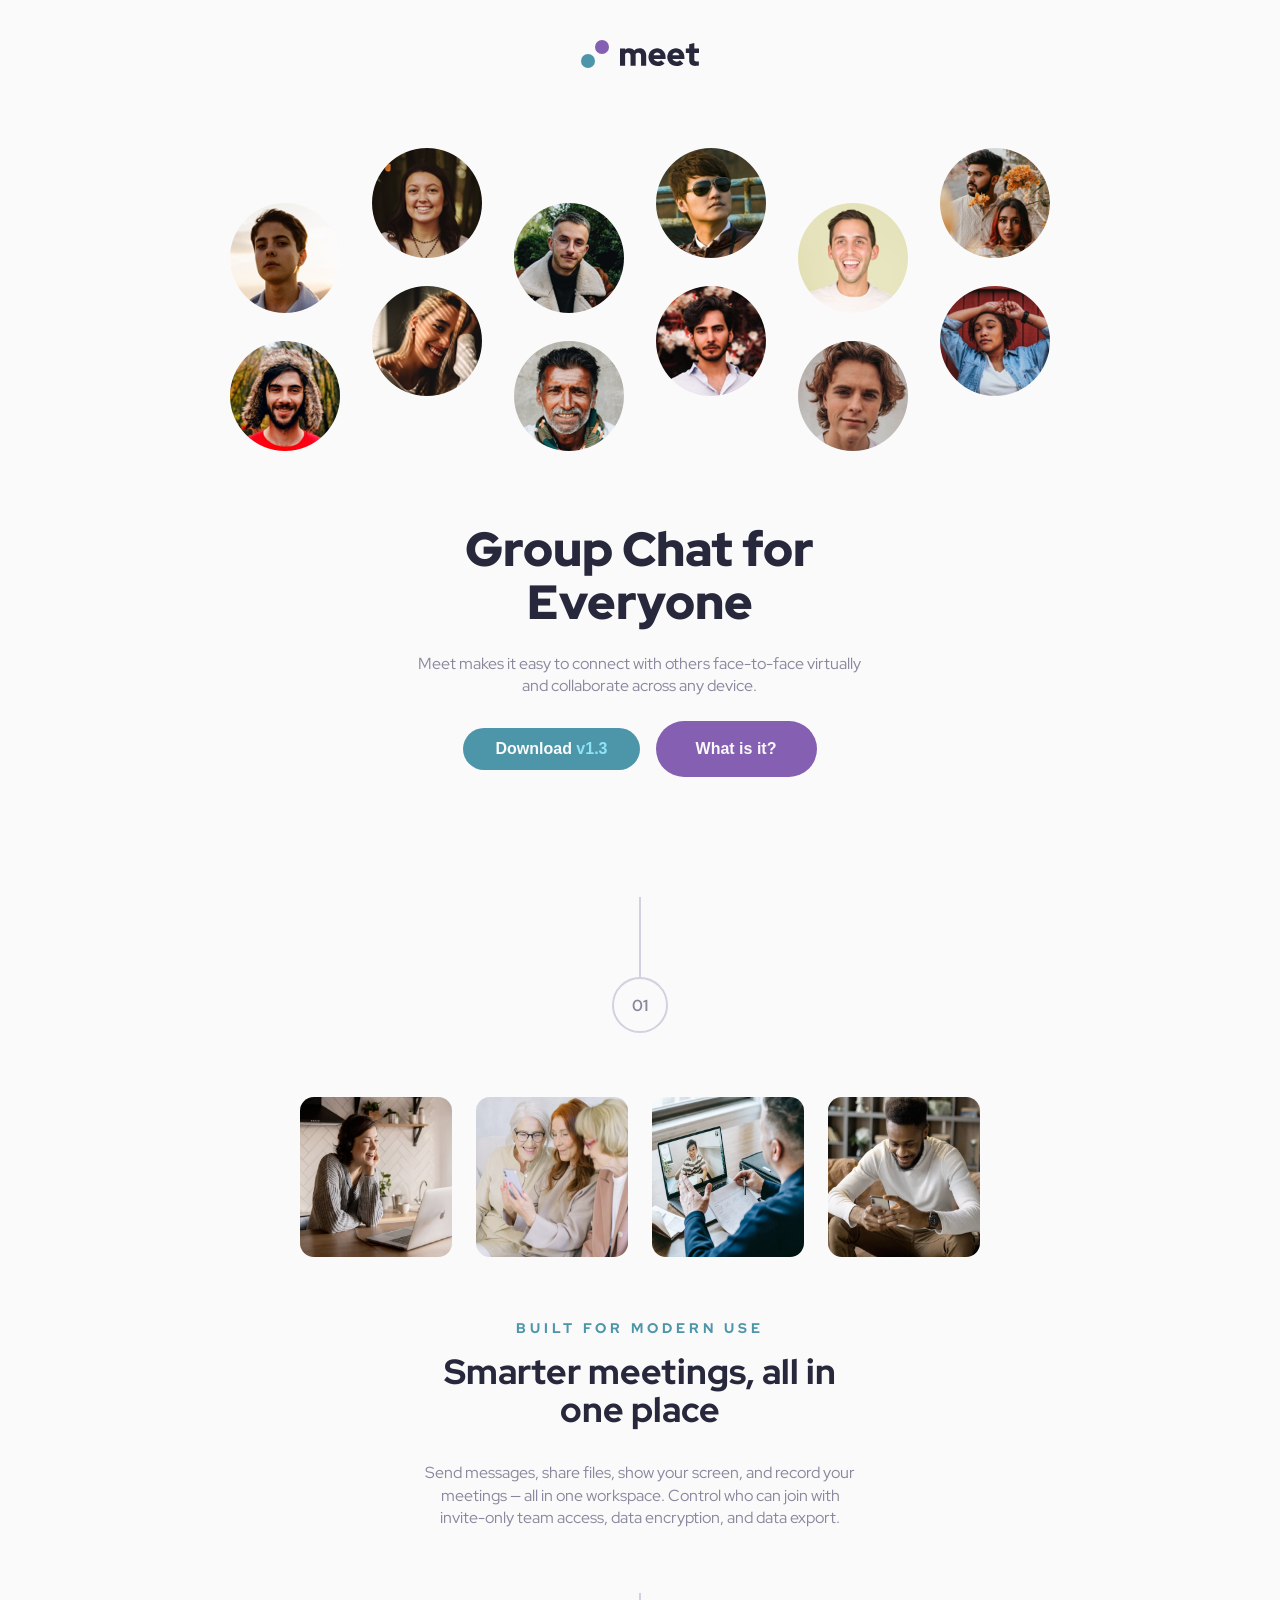
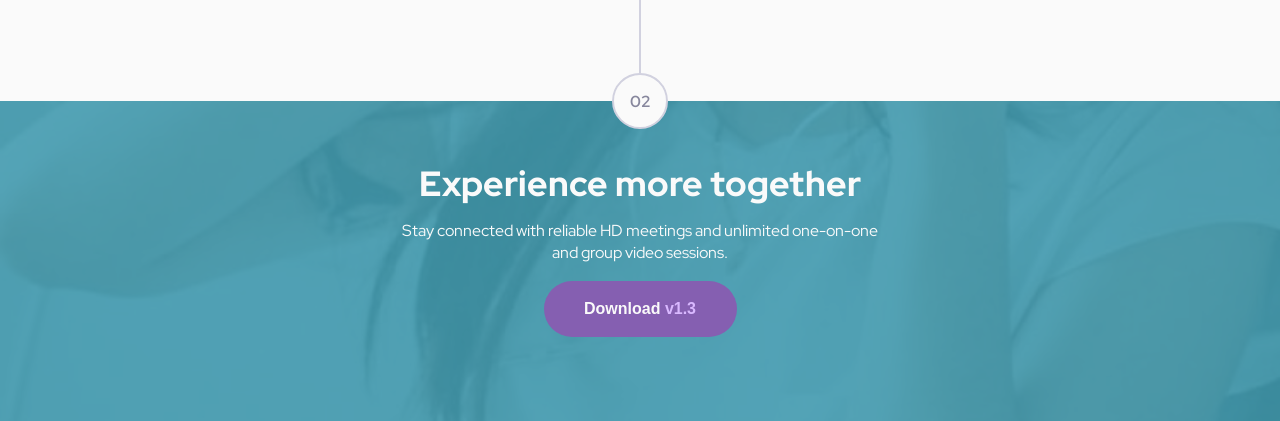
<file: index.html>
<!doctype html>
<html lang="en">
  <head>
    <meta charset="UTF-8" />
    <meta name="viewport" content="width=device-width, initial-scale=1.0" />

    <link
      rel="icon"
      type="image/png"
      sizes="32x32"
      href="./assets/favicon-32x32.png"
    />
    <link rel="stylesheet" href="style.css" />

    <title>Frontend Mentor | Meet landing page</title>
  </head>
  <body>
    <main>
      <header>
        <img class="logo" src="assets/logo.svg" alt="Logo" />
      </header>
      <section class="hero">
        <section class="combined">
          <div class="img-text-combined">
            <picture class="combined-image">
              <source
                media="(min-width: 1440px)"
                srcset="./assets/desktop/image-hero-left.png"
                type="image/png"
              />
              <img
                class="combined-image"
                src="assets/tablet/image-hero.png"
                alt="Meet image"
              />
            </picture>
            <div class="text-hero">
              <h1>Group Chat for Everyone</h1>
              <p>
                Meet makes it easy to connect with others face-to-face virtually
                and collaborate across any device.
              </p>
              <div class="button-hero">
                <button type="button" class="btn-one">
                  Download <span class="version">v1.3</span>
                </button>
                <button type="button" class="btn-two">What is it?</button>
              </div>
            </div>
            <picture class="combined-image-right">
              <source
                media="(min-width: 1440px)"
                srcset="./assets/desktop/image-hero-right.png"
              />
              <img
                src="./assets/desktop/image-hero-right.png"
                alt="Meet image"
              />
            </picture>
          </div>
        </section>
      </section>
      <section class="main-content">
        <section class="content">
          <div class="step">
            <div class="line"></div>
            <div class="circle">01</div>
          </div>
          <div class="collage">
            <img
              class="img-one"
              src="assets/desktop/image-woman-in-videocall.jpg"
              alt=""
            />
            <img
              class="img-two"
              src="assets/desktop/image-women-videochatting.jpg"
              alt=""
            />
            <img
              class="img-three"
              src="assets/desktop/image-men-in-meeting.jpg"
              alt=""
            />
            <img
              class="img-four"
              src="assets/desktop/image-man-texting.jpg"
              alt=""
            />
          </div>
          <div class="text-content">
            <span class="text">BUILT FOR MODERN USE</span>
            <h2>Smarter meetings, all in one place</h2>
            <p>
              Send messages, share files, show your screen, and record your
              meetings — all in one workspace. Control who can join with
              invite-only team access, data encryption, and data export.
            </p>
          </div>
        </section>
      </section>
    </main>
    <footer>
      <div class="step">
        <div class="line"></div>
        <div class="circle">02</div>
      </div>
      <div class="footer">
        <div class="overlay"></div>
        <div class="content-footer">
          <h2>Experience more together</h2>
          <p>
            Stay connected with reliable HD meetings and unlimited one-on-one
            and group video sessions.
          </p>
          <button type="button" class="btn-footer">
            Download <span class="version-footer">v1.3</span>
          </button>
        </div>
      </div>
    </footer>
  </body>
</html>
</file>
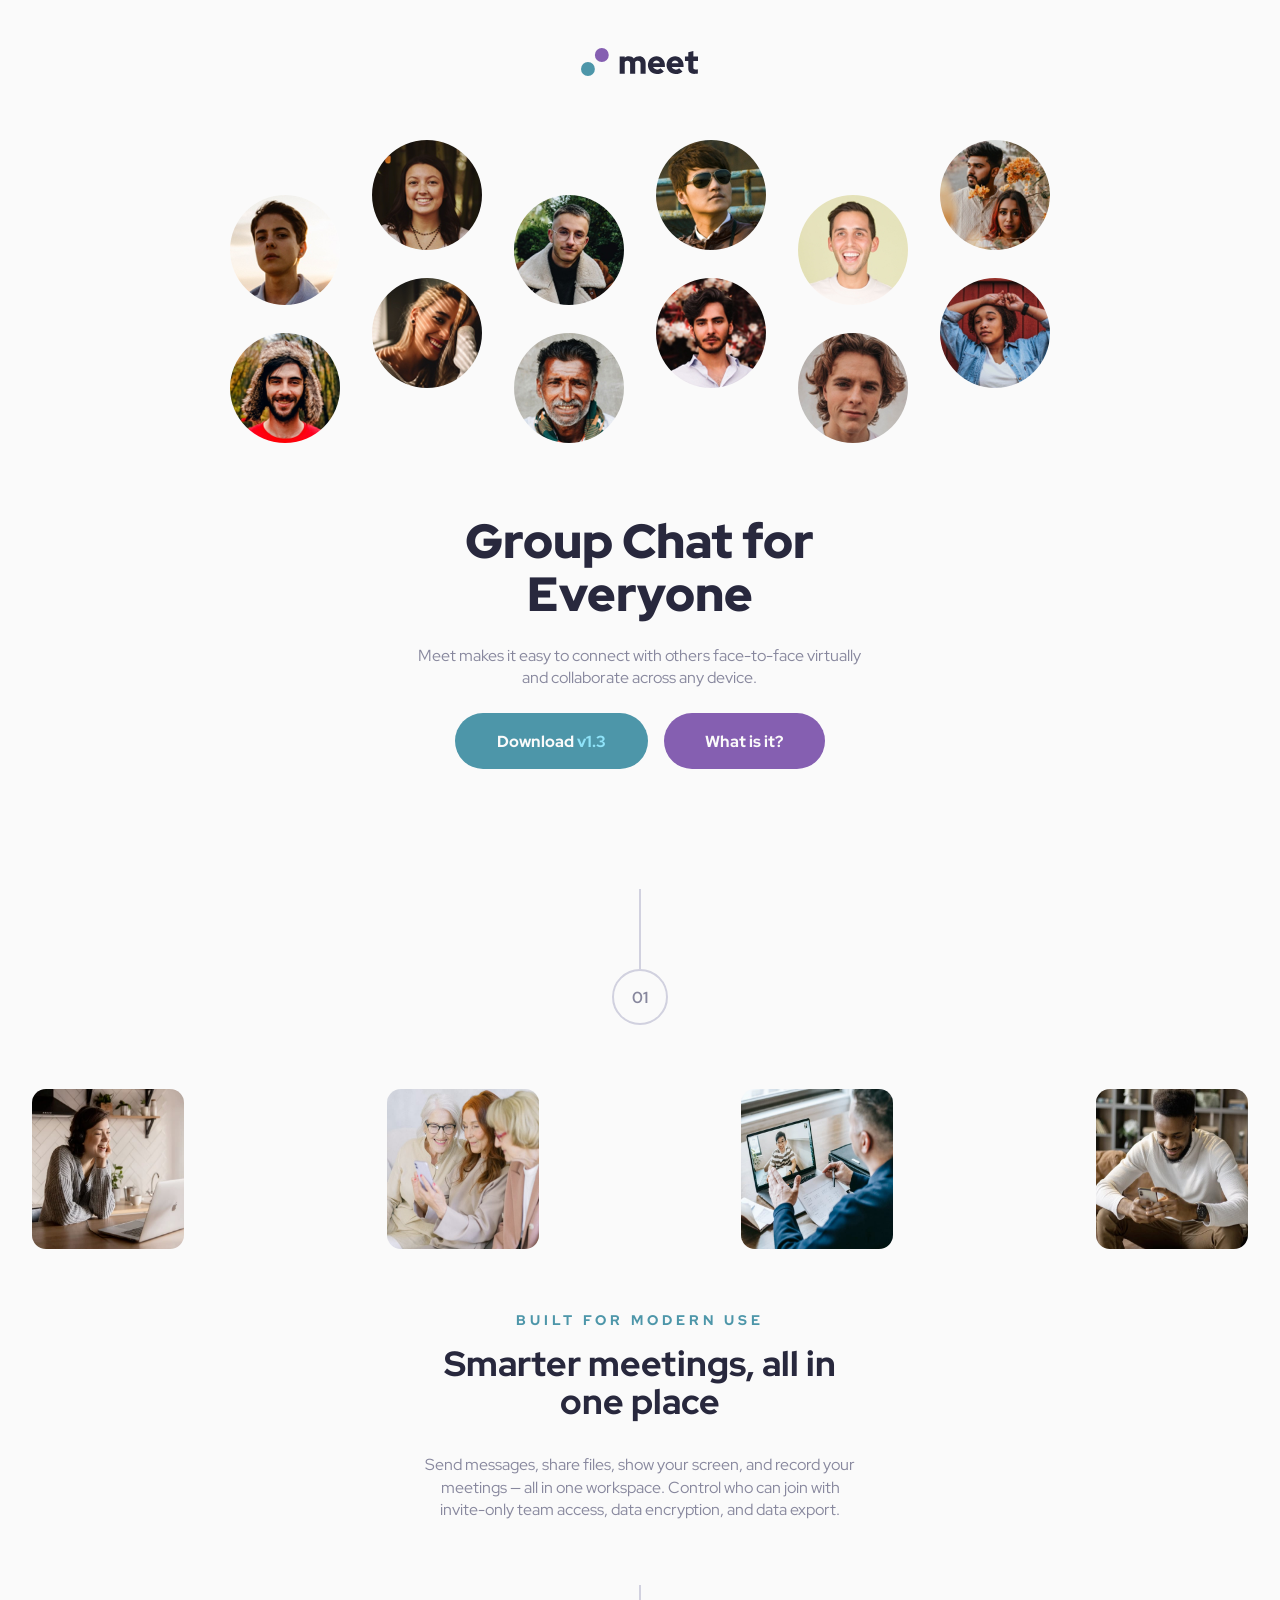
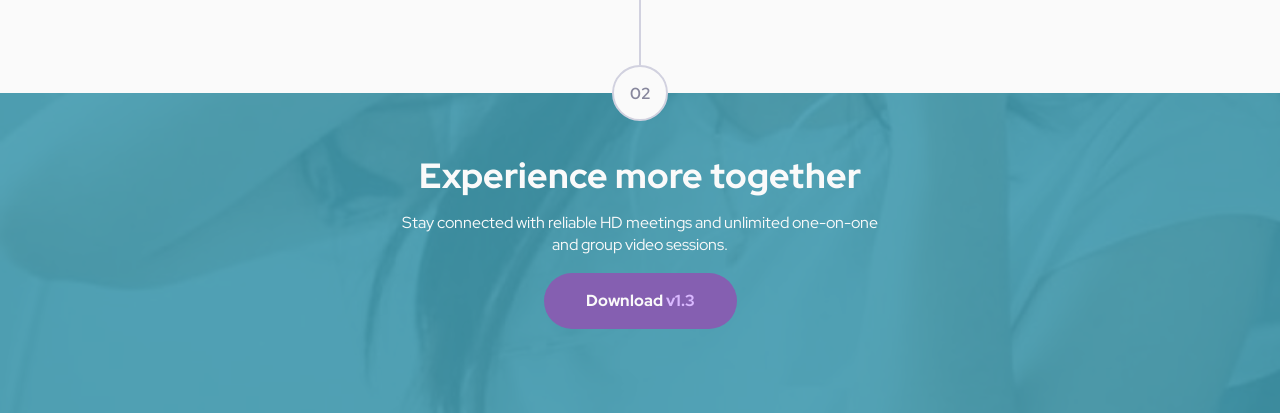
<file: starter-code/index.html>
<!doctype html>
<html lang="en">
  <head>
    <meta charset="UTF-8" />
    <meta name="viewport" content="width=device-width, initial-scale=1.0" />

    <link
      rel="icon"
      type="image/png"
      sizes="32x32"
      href="./assets/favicon-32x32.png"
    />
    <link rel="stylesheet" href="style.css" />

    <title>Frontend Mentor | Meet landing page</title>
  </head>
  <body>
    <main>
      <header>
        <img class="logo" src="assets/logo.svg" alt="Logo" />
      </header>
      <section class="hero">
        <article class="combined">
          <div class="img-text-combined">
            <picture class="combined-image">
              <source
                media="(min-width: 1440px)"
                srcset="./assets/desktop/image-hero-left.png"
                type="image/png"
              />
              <img
                class="combined-image"
                src="assets/tablet/image-hero.png"
                alt="Meet image"
              />
            </picture>
            <div class="text-hero">
              <h1>Group Chat for Everyone</h1>
              <p>
                Meet makes it easy to connect with others face-to-face virtually
                and collaborate across any device.
              </p>
              <div class="button-hero">
                <button class="btn-one">
                  Download <span class="version">v1.3</span>
                </button>
                <button class="btn-two">What is it?</button>
              </div>
            </div>
            <picture class="combined-image-right">
              <source
                media="(min-width: 1440px)"
                srcset="./assets/desktop/image-hero-right.png"
              />
              <img
                src="./assets/desktop/image-hero-right.png"
                alt="Meet image"
              />
            </picture>
          </div>
        </article>
      </section>
      <section class="main-content">
        <article class="content">
          <div class="step">
            <div class="line"></div>
            <div class="circle">01</div>
          </div>
          <div class="collage">
            <img
              class="img-one"
              src="assets/desktop/image-woman-in-videocall.jpg"
              alt=""
            />
            <img
              class="img-two"
              src="assets/desktop/image-women-videochatting.jpg"
              alt=""
            />
            <img
              class="img-three"
              src="assets/desktop/image-men-in-meeting.jpg"
              alt=""
            />
            <img
              class="img-four"
              src="assets/desktop/image-man-texting.jpg"
              alt=""
            />
          </div>
          <div class="text-content">
            <span class="text">BUILT FOR MODERN USE</span>
            <h2>Smarter meetings, all in one place</h2>
            <p>
              Send messages, share files, show your screen, and record your
              meetings — all in one workspace. Control who can join with
              invite-only team access, data encryption, and data export.
            </p>
          </div>
        </article>
      </section>
    </main>
    <footer>
      <div class="step">
        <div class="line"></div>
        <div class="circle">02</div>
      </div>
      <section class="footer">
        <div class="overlay"></div>
        <div class="content-footer">
          <h2>Experience more together</h2>
          <p>
            Stay connected with reliable HD meetings and unlimited one-on-one
            and group video sessions.
          </p>
          <button class="btn-footer">
            Download <span class="version-footer">v1.3</span>
          </button>
        </div>
      </section>
    </footer>
  </body>
</html>
</file>
<file: style.css>
@import url("https://fonts.googleapis.com/css2?family=Red+Hat+Display:ital,wght@0,300..900;1,300..900&display=swap");

:root {
  /* colors */
  --Cyan-600: #4d96a9;
  --Cyan-300: #8fe3f9;
  --Purple-600: #855fb1;
  --Purple-300: #d9b8ff;
  --Slate-900: #28283d;
  --Slate-600: #87879d;
  --Slate-300: #d1d1df;
  --White: #fafafa;
}

* {
  margin: 0;
  padding: 0;
  box-sizing: border-box;
}

body {
  background-color: var(--White);
  overflow-x: hidden;
  font-family: "Red Hat Display", sans-serif;
}

header {
  display: flex;
  justify-content: center;
  align-items: center;
  padding: 1rem 0; /* Use padding for vertical spacing, adapts to content */
  width: 100%;
  /* height removed to allow content-driven height */
}

img.logo {
  display: block; /* Removes inline spacing issues */
  max-width: 100%; /* Scales image responsively */
  height: auto;    /* Maintains aspect ratio */
  margin-top: 1.5rem; /* Smaller, relative margin for better flow */
}

section.hero {
  overflow-x: hidden;
}

section.combined {
  margin: 4rem 2rem 2rem 2rem;
}

picture.combined-image {
  display: flex;
  justify-content: center;
  align-items: center;
  height: 10rem;
}

picture.combined-image-right {
  display: none;
}

img.combined-image {
  height: 100%;
}

div.text-hero {
margin-block-start: 3rem;
}

h1 {
  color: var(--Slate-900);
  line-height: 110%;
  letter-spacing: 0;
  text-align: center;
  font-size: 3rem;
  font-weight: 900;
}

p {
  color: var(--Slate-600);
  margin: 1.5rem 0;
  line-height: 1.4rem;
  text-align: center;
  font-size: 1rem;
}

div.button-hero {
  display: flex;
  flex-direction: column;
  justify-content: center;
  align-items: center;
  gap: 1rem;
}

.btn-one {
  padding: 0.75rem 2rem;   /* Vertical and horizontal padding for flexible sizing */
  font-size: 1rem;
  font-weight: 800;
  background-color: var(--Cyan-600);
  color: var(--White);
  border-radius: 1.8rem;
  border: none;
  max-width: 100%;         /* Prevents overflow in smaller containers */
  box-sizing: border-box;  /* Includes padding in size calculations */
}

.btn-one .version {
  color: var(--Cyan-300);
}

.btn-two {
  height: 3.5rem;
  width: 10.063rem;
  font-size: 1rem;
  font-weight: 800;
  background-color: var(--Purple-600);
  color: var(--White);
  border-radius: 1.8rem;
  border: none;
  align-items: center;
}

.step {
  position: relative;
  z-index: 2;
  display: flex;
  flex-direction: column;
  align-items: center;
}

.line {
  width: 0.125rem;
  height: 5rem;
  background-color: var(--Slate-300);
}

.circle {
  width: 3.5rem;
  height: 3.5rem;
  border: 0.125rem solid var(--Slate-300);
  background-color: var(--White);
  border-radius: 50%;

  display: flex;
  align-items: center;
  justify-content: center;
  font-size: 1rem;
  font-weight: bold;
  color: var(--Slate-600);
}

section.content {
  margin: 2rem 2rem 4rem 2rem;
}

div.collage {
  margin: 4rem auto;
  max-width: 19.438rem;
  display: grid;
  grid-template-columns: repeat(2, auto);
  grid-template-rows: repeat(2, auto);
  gap: 0.875rem;
  /* No fixed height; container height adapts naturally */
}

/* Example of performant animation on child items */
div.collage > img {
  transition: transform 0.3s ease; /* Animating transform is GPU-accelerated */
}

div.collage > img:hover {
  transform: scale(1.05); /* Smooth, performant hover effect */
}

div.collage > img {
  width: 9.15rem;
  border-radius: 0.875rem;
}

img.img-one {
  grid-area: 1 / 1 / 2 / 2;
}

img.img-two {
  grid-area: 1 / 2 / 2 / 3;
}

img.img-three {
  grid-area: 2 / 1 / 3 / 2;
}

img.img-four {
  grid-area: 2 / 2 / 3 / 3;
}

span.text {
  display: block;
  margin-bottom: 1rem;
  color: var(--Cyan-600);
  line-height: 110%;
  letter-spacing: 0.25rem;
  text-align: center;
  font-size: 0.75rem;
  font-weight: 700;
}

h2 {
  color: var(--Slate-900);
  line-height: 110%;
  text-align: center;
  font-size: 2rem;
  font-weight: 800;
}

div.text-content p {
  margin-bottom: 0;
}

div.footer {
  margin-top: -1.75rem;
  position: relative;
  background-image: url(assets/mobile/image-footer.jpg);
  background-size: cover;
  background-position: center;
  overflow: hidden;
  color: var(--White);
}

div.overlay {
  position: absolute;
  inset: 0;
  background-color: rgba(66, 155, 177, 0.89);
}

div.content-footer {
  margin: 4rem 2rem;
  position: relative;
}

div.content-footer h2 {
  color: var(--White);
}

div.content-footer p {
  margin: 1rem 0;
  color: var(--White);
  line-height: 1.4rem;
}

button.btn-footer {
  display: block;
  margin: 0 auto;
  height: 3.5rem;
  width: 12.063rem;
  font-size: 1rem;
  font-weight: 800;
  background-color: var(--Purple-600);
  color: var(--White);
  border-radius: 1.8rem;
  border: none;
  align-items: center;
}

.btn-footer .version-footer {
  color: var(--Purple-300);
}

@media screen and (min-width: 48rem) {
  section.combined {
    margin: 4rem 2rem;
  }

  picture.combined-image {
    height: 18.938rem;
  }

  div.text-hero {
    margin: 4.5rem auto 0 auto;
    width: 28.019rem;
  }

  h1 {
    padding: 0 3rem;
    font-size: 3rem;
  }

  h2 {
    font-size: 2.2rem;
  }
  div.button-hero {
    flex-direction: row;
  }

  section.content {
    margin-top: 3.5rem;
  }

  div.collage {
    margin: 4rem auto;
    max-width: 42.5rem;
    display: flex;
    height: 10rem;
    justify-content: space-between;
  }

  div.collage img {
    width: 9.5rem;
  }

  div.text-content {
    margin: auto;
    width: 31.5rem;
  }

  span.text {
    font-size: 0.875rem;
    font-weight: 800;
  }

  div.text-content h2 {
    margin: auto;
    width: 27.813rem;
  }

  div.text-content p {
    margin: 2rem auto 0 auto;
    width: 27.813rem;
  }

  div.content-footer {
    margin: 4rem auto;
    width: 31.5rem;
  }

  div.footer {
    height: 20rem;
  }
}

@media screen and (min-width: 90rem) {
  section.combined {
    display: flex;
    margin: 4rem 0;
    justify-content: center;
    align-items: center;
    overflow-x: hidden;
  }

  div.img-text-combined {
    height: 22.5rem;
    display: flex;
  }

  picture.combined-image,
  picture.combined-image-right {
    display: block;
    margin: 0;
    height: 18.983rem;
  }

  picture.combined-image-right {
    align-self: flex-end;
  }

  section.content {
    margin: 4.5rem auto;
    max-width: 70rem;
  }

  div.text-hero {
    margin: 4rem 8rem;
    width: 28.019rem;
    align-self: center;
  }

  div.button-hero {
    flex-direction: row;
  }

  div.collage {
    display: flex;
    max-width: 70rem;
    height: 16rem;
    justify-content: space-between;
  }

  div.collage img {
    width: 16rem;
  }

  div.text-content {
    margin: auto;
    width: 34rem;
  }

  div.text-content h2 {
    margin: auto;
    width: 27.813rem;
  }

  div.content-footer {
    display: flex;
    margin: 7rem auto;
    height: 5.5rem;
    width: 70rem;
    justify-content: space-between;
  }

  div.content-footer h2 {
    width: 18.063rem;
    text-align: left;
  }

  div.content-footer p {
    margin: 0;
    width: 20rem;
    text-align: left;
  }

  button.btn-footer {
    margin: 0;
  }
}
</file>
<file: starter-code/style.css>
@import url("https://fonts.googleapis.com/css2?family=Red+Hat+Display:ital,wght@0,300..900;1,300..900&display=swap");

:root {
  /* colors */
  --Cyan-600: #4d96a9;
  --Cyan-300: #8fe3f9;
  --Purple-600: #855fb1;
  --Purple-300: #d9b8ff;
  --Slate-900: #28283d;
  --Slate-600: #87879d;
  --Slate-300: #d1d1df;
  --White: #fafafa;
}

* {
  margin: 0;
  padding: 0;
  box-sizing: border-box;
}

body {
  background-color: var(--White);
  overflow-x: hidden;
}

header {
  display: flex;
  justify-content: center;
  align-items: center;
  height: 4.75rem;
  width: 100%;
}

img.logo {
  margin-top: 3rem;
  width: 7.375rem;
}

section.hero {
  overflow-x: hidden;
}

article.combined {
  margin: 4rem 2rem 2rem 2rem;
}

picture.combined-image {
  display: flex;
  justify-content: center;
  align-items: center;
  height: 10rem;
}

picture.combined-image-right {
  display: none;
}

img.combined-image {
  height: 100%;
}

div.text-hero {
  margin-top: 3rem;
}

h1 {
  color: var(--Slate-900);
  line-height: 110%;
  letter-spacing: 0;
  text-align: center;
  font-family: "Red Hat Display", sans-serif;
  font-size: 3rem;
  font-weight: 900;
}

p {
  color: var(--Slate-600);
  margin: 1.5rem 0;
  line-height: 1.4rem;
  text-align: center;
  font-family: "Red Hat Display", sans-serif;
  font-size: 1rem;
  text-align: center;
}

div.button-hero {
  display: flex;
  flex-direction: column;
  justify-content: center;
  align-items: center;
  gap: 1rem;
}

.btn-one {
  height: 3.5rem;
  width: 12.063rem;
  font-family: "Red Hat Display", sans-serif;
  font-size: 1rem;
  font-weight: 800;
  background-color: var(--Cyan-600);
  color: var(--White);
  border-radius: 1.8rem;
  border: none;
}

.btn-one .version {
  color: var(--Cyan-300);
}

.btn-two {
  height: 3.5rem;
  width: 10.063rem;
  font-family: "Red Hat Display", sans-serif;
  font-size: 1rem;
  font-weight: 800;
  background-color: var(--Purple-600);
  color: var(--White);
  border-radius: 1.8rem;
  border: none;
  align-items: center;
}

.step {
  position: relative;
  z-index: 2;
  display: flex;
  flex-direction: column;
  align-items: center;
}

.line {
  width: 2px;
  height: 5rem;
  background-color: var(--Slate-300);
}

.circle {
  width: 3.5rem;
  height: 3.5rem;
  border: 2px solid var(--Slate-300);
  background-color: var(--White);
  border-radius: 50%;

  display: flex;
  align-items: center;
  justify-content: center;
  font-family: "Red Hat Display", sans-serif;
  font-size: 1rem;
  font-weight: bold;
  color: var(--Slate-600);
}

article.content {
  margin: 2rem 2rem 4rem 2rem;
}

div.collage {
  margin: 4rem 0;
  display: grid;
  grid-template-columns: repeat(2, auto);
  grid-template-rows: repeat(2, auto);
  gap: 0.875rem;
}

div.collage > img {
  width: 9.15rem;
  border-radius: 0.875rem;
}

img.img-one {
  grid-area: 1 / 1 / 2 / 2;
}

img.img-two {
  grid-area: 1 / 2 / 2 / 3;
}

img.img-three {
  grid-area: 2 / 1 / 3 / 2;
}

img.img-four {
  grid-area: 2 / 2 / 3 / 3;
}

span.text {
  display: block;
  margin-bottom: 1rem;
  color: var(--Cyan-600);
  line-height: 110%;
  letter-spacing: 0.25rem;
  text-align: center;
  font-family: "Red Hat Display", sans-serif;
  font-size: 0.75rem;
  font-weight: 700;
}

h2 {
  color: var(--Slate-900);
  line-height: 110%;
  text-align: center;
  font-family: "Red Hat Display", sans-serif;
  font-size: 2rem;
  font-weight: 800;
}

div.text-content p {
  margin-bottom: 0;
}

section.footer {
  margin-top: -1.75rem;
  position: relative;
  background-image: url(assets/mobile/image-footer.jpg);
  background-size: cover;
  background-position: center;
  overflow: hidden;
  color: var(--White);
}

div.overlay {
  position: absolute;
  inset: 0;
  background-color: rgba(66, 155, 177, 0.89);
}

div.content-footer {
  margin: 4rem 2rem;
  position: relative;
}

div.content-footer h2 {
  color: var(--White);
}

div.content-footer p {
  margin: 1rem 0;
  color: var(--White);
  line-height: 1.4rem;
}

button.btn-footer {
  display: block;
  margin: 0 auto;
  height: 3.5rem;
  width: 12.063rem;
  font-family: "Red Hat Display", sans-serif;
  font-size: 1rem;
  font-weight: 800;
  background-color: var(--Purple-600);
  color: var(--White);
  border-radius: 1.8rem;
  border: none;
  align-items: center;
}

.btn-footer .version-footer {
  color: var(--Purple-300);
}

@media screen and (min-width: 768px) {
  article.combined {
    margin: 4rem 2rem;
  }

  picture.combined-image {
    height: 18.938rem;
  }

  div.text-hero {
    margin: 4.5rem auto 0 auto;
    width: 28.019rem;
  }

  h1 {
    padding: 0 3rem;
    font-size: 3rem;
  }

  h2 {
    font-size: 2.2rem;
  }
  div.button-hero {
    flex-direction: row;
  }

  article.content {
    margin-top: 3.5rem;
  }

  div.collage {
    display: flex;
    height: 10rem;
    justify-content: space-between;
  }

  div.collage img {
    width: 9.5rem;
  }

  div.text-content {
    margin: auto;
    width: 31.5rem;
  }

  span.text {
    font-size: 0.875rem;
    font-weight: 800;
  }

  div.text-content h2 {
    margin: auto;
    width: 27.813rem;
  }

  div.text-content p {
    margin: 2rem auto 0 auto;
    width: 27.813rem;
  }

  div.content-footer {
    margin: 4rem auto;
    width: 31.5rem;
  }

  section.footer {
    height: 20rem;
  }
}

@media screen and (min-width: 1440px) {
  article.combined {
    display: flex;
    margin: 4rem 0;
    justify-content: center;
    align-items: center;
    overflow-x: hidden;
  }

  div.img-text-combined {
    height: 22.5rem;
    display: flex;
  }

  picture.combined-image,
  picture.combined-image-right {
    display: block;
    margin: 0;
    height: 18.983rem;
  }

  picture.combined-image-right {
    align-self: flex-end;
  }

  article.content {
    margin: 4.5rem auto;
    max-width: 70rem;
  }

  div.text-hero {
    margin: 4rem 8rem;
    width: 28.019rem;
    align-self: center;
  }

  div.button-hero {
    flex-direction: row;
  }

  div.collage {
    display: flex;
    height: 16rem;
    justify-content: space-between;
  }

  div.collage img {
    width: 16rem;
  }

  div.text-content {
    margin: auto;
    width: 34rem;
  }

  div.text-content h2 {
    margin: auto;
    width: 27.813rem;
  }

  div.content-footer {
    margin: 4rem auto;
    max-width: 31.5rem;
  }
}
</file>
